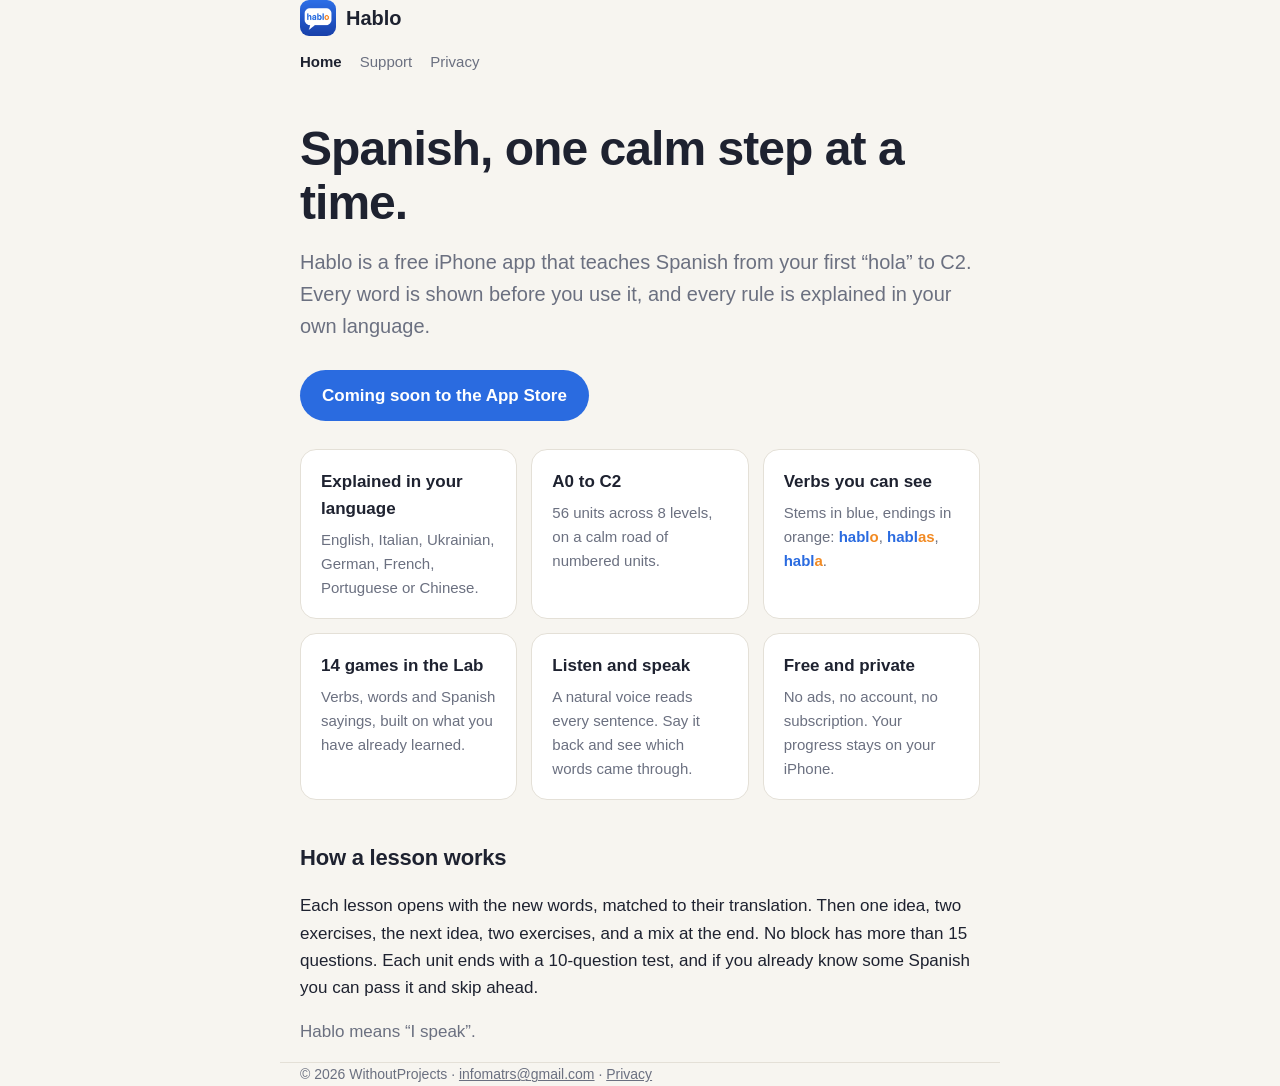
<file: docs/index.html>
<!doctype html>
<html lang="en"><head><meta charset="utf-8"><meta name="viewport" content="width=device-width,initial-scale=1">
<title>Hablo: Learn Spanish</title><meta name="description" content="Learn Spanish step by step, from A0 to C2, with every rule explained in your own language. Free, no ads, no account.">
<link rel="icon" href="assets/hablo-icon.png"><link rel="stylesheet" href="assets/site.css"></head><body>
<header class="wrap">
<a class="brand" href=""><img src="assets/hablo-icon.png" alt="">Hablo</a>
<nav><a href="" aria-current="page">Home</a><a href="support/">Support</a><a href="privacy/">Privacy</a></nav>
</header>
<main class="wrap">
<h1>Spanish, one calm step at a time.</h1>
<p class="lead">Hablo is a free iPhone app that teaches Spanish from your first “hola” to C2. Every word is shown before you use it, and every rule is explained in your own language.</p>
<p><span class="pill">Coming soon to the App Store</span></p>
<div class="grid">
<div class="card"><h3>Explained in your language</h3><p>English, Italian, Ukrainian, German, French, Portuguese or Chinese.</p></div>
<div class="card"><h3>A0 to C2</h3><p>56 units across 8 levels, on a calm road of numbered units.</p></div>
<div class="card"><h3>Verbs you can see</h3><p>Stems in blue, endings in orange: <span class="stem">habl</span><span class="end">o</span>, <span class="stem">habl</span><span class="end">as</span>, <span class="stem">habl</span><span class="end">a</span>.</p></div>
<div class="card"><h3>14 games in the Lab</h3><p>Verbs, words and Spanish sayings, built on what you have already learned.</p></div>
<div class="card"><h3>Listen and speak</h3><p>A natural voice reads every sentence. Say it back and see which words came through.</p></div>
<div class="card"><h3>Free and private</h3><p>No ads, no account, no subscription. Your progress stays on your iPhone.</p></div>
</div>
<h2>How a lesson works</h2>
<p>Each lesson opens with the new words, matched to their translation. Then one idea, two exercises, the next idea, two exercises, and a mix at the end. No block has more than 15 questions. Each unit ends with a 10-question test, and if you already know some Spanish you can pass it and skip ahead.</p>
<p class="muted">Hablo means “I speak”.</p>
</main>
<footer class="wrap">© 2026 WithoutProjects · <a href="mailto:infomatrs@gmail.com">infomatrs@gmail.com</a> · <a href="privacy/">Privacy</a></footer>
</body></html>
</file>
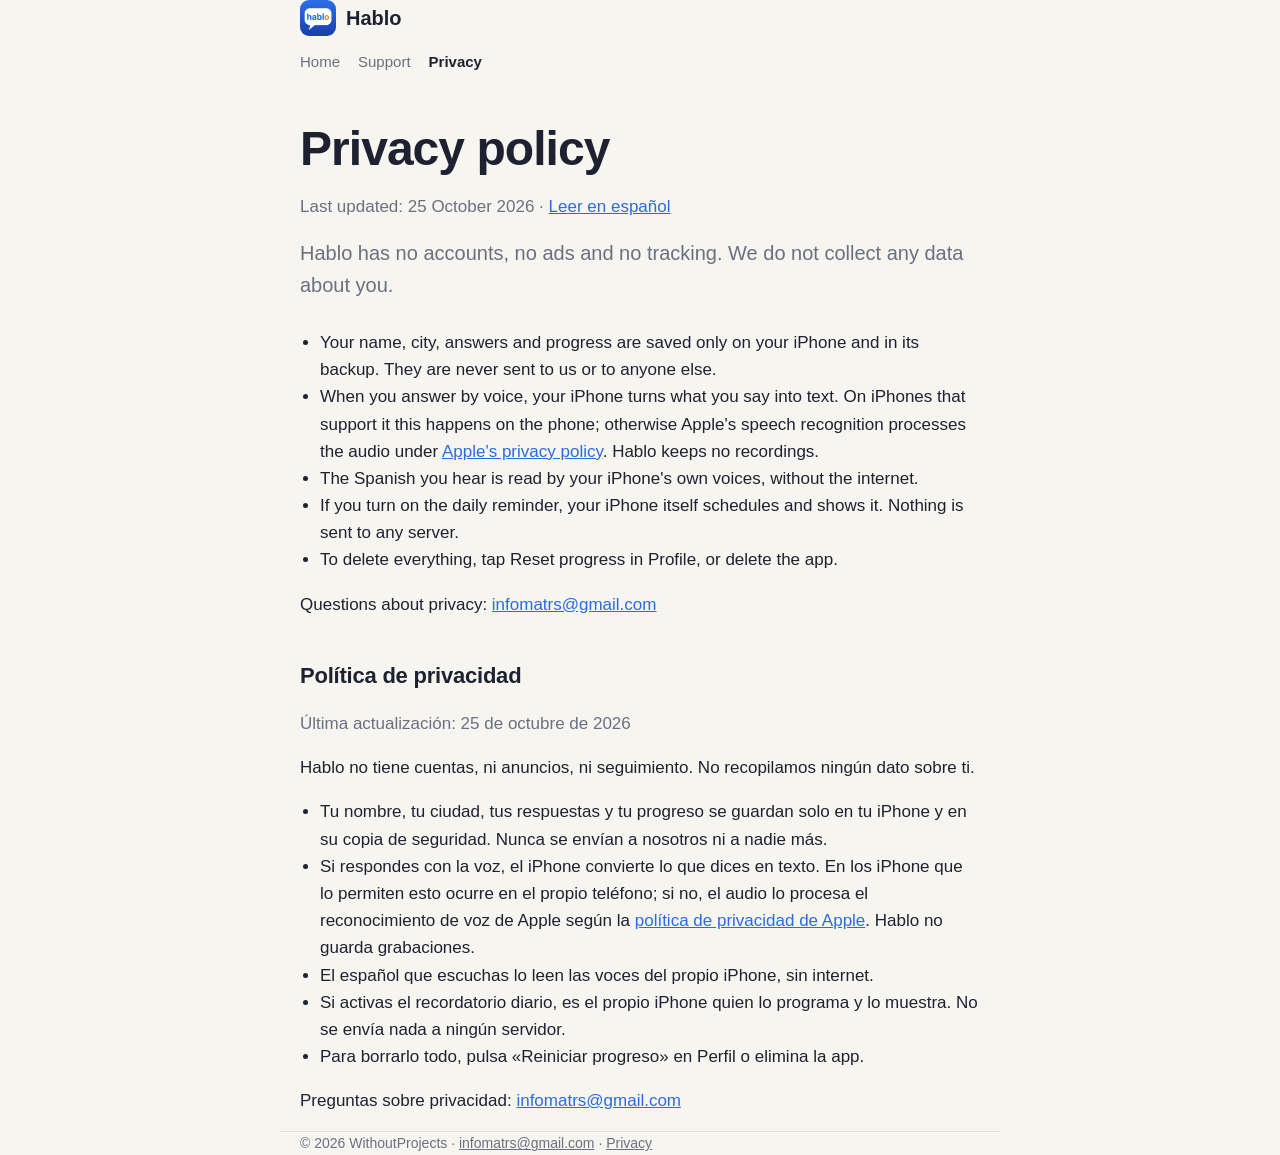
<file: docs/privacy/index.html>
<!doctype html>
<html lang="en"><head><meta charset="utf-8"><meta name="viewport" content="width=device-width,initial-scale=1">
<title>Hablo Privacy Policy</title><meta name="description" content="Hablo collects no data. Everything stays on your iPhone.">
<link rel="icon" href="../assets/hablo-icon.png"><link rel="stylesheet" href="../assets/site.css"></head><body>
<header class="wrap">
<a class="brand" href="../"><img src="../assets/hablo-icon.png" alt="">Hablo</a>
<nav><a href="../">Home</a><a href="../support/">Support</a><a href="../privacy/" aria-current="page">Privacy</a></nav>
</header>
<main class="wrap">
<h1>Privacy policy</h1>
<p class="muted">Last updated: 25 October 2026 · <a href="#es">Leer en español</a></p>
<p class="lead">Hablo has no accounts, no ads and no tracking. We do not collect any data about you.</p>
<ul>
<li>Your name, city, answers and progress are saved only on your iPhone and in its backup. They are never sent to us or to anyone else.</li>
<li>When you answer by voice, your iPhone turns what you say into text. On iPhones that support it this happens on the phone; otherwise Apple's speech recognition processes the audio under <a href="https://www.apple.com/legal/privacy/">Apple's privacy policy</a>. Hablo keeps no recordings.</li>
<li>The Spanish you hear is read by your iPhone's own voices, without the internet.</li>
<li>If you turn on the daily reminder, your iPhone itself schedules and shows it. Nothing is sent to any server.</li>
<li>To delete everything, tap Reset progress in Profile, or delete the app.</li>
</ul>
<p>Questions about privacy: <a href="mailto:infomatrs@gmail.com">infomatrs@gmail.com</a></p>
<section id="es" lang="es">
<h2>Política de privacidad</h2>
<p class="muted">Última actualización: 25 de octubre de 2026</p>
<p>Hablo no tiene cuentas, ni anuncios, ni seguimiento. No recopilamos ningún dato sobre ti.</p>
<ul>
<li>Tu nombre, tu ciudad, tus respuestas y tu progreso se guardan solo en tu iPhone y en su copia de seguridad. Nunca se envían a nosotros ni a nadie más.</li>
<li>Si respondes con la voz, el iPhone convierte lo que dices en texto. En los iPhone que lo permiten esto ocurre en el propio teléfono; si no, el audio lo procesa el reconocimiento de voz de Apple según la <a href="https://www.apple.com/es/legal/privacy/">política de privacidad de Apple</a>. Hablo no guarda grabaciones.</li>
<li>El español que escuchas lo leen las voces del propio iPhone, sin internet.</li>
<li>Si activas el recordatorio diario, es el propio iPhone quien lo programa y lo muestra. No se envía nada a ningún servidor.</li>
<li>Para borrarlo todo, pulsa «Reiniciar progreso» en Perfil o elimina la app.</li>
</ul>
<p>Preguntas sobre privacidad: <a href="mailto:infomatrs@gmail.com">infomatrs@gmail.com</a></p>
</section>
</main>
<footer class="wrap">© 2026 WithoutProjects · <a href="mailto:infomatrs@gmail.com">infomatrs@gmail.com</a> · <a href="../privacy/">Privacy</a></footer>
</body></html>
</file>
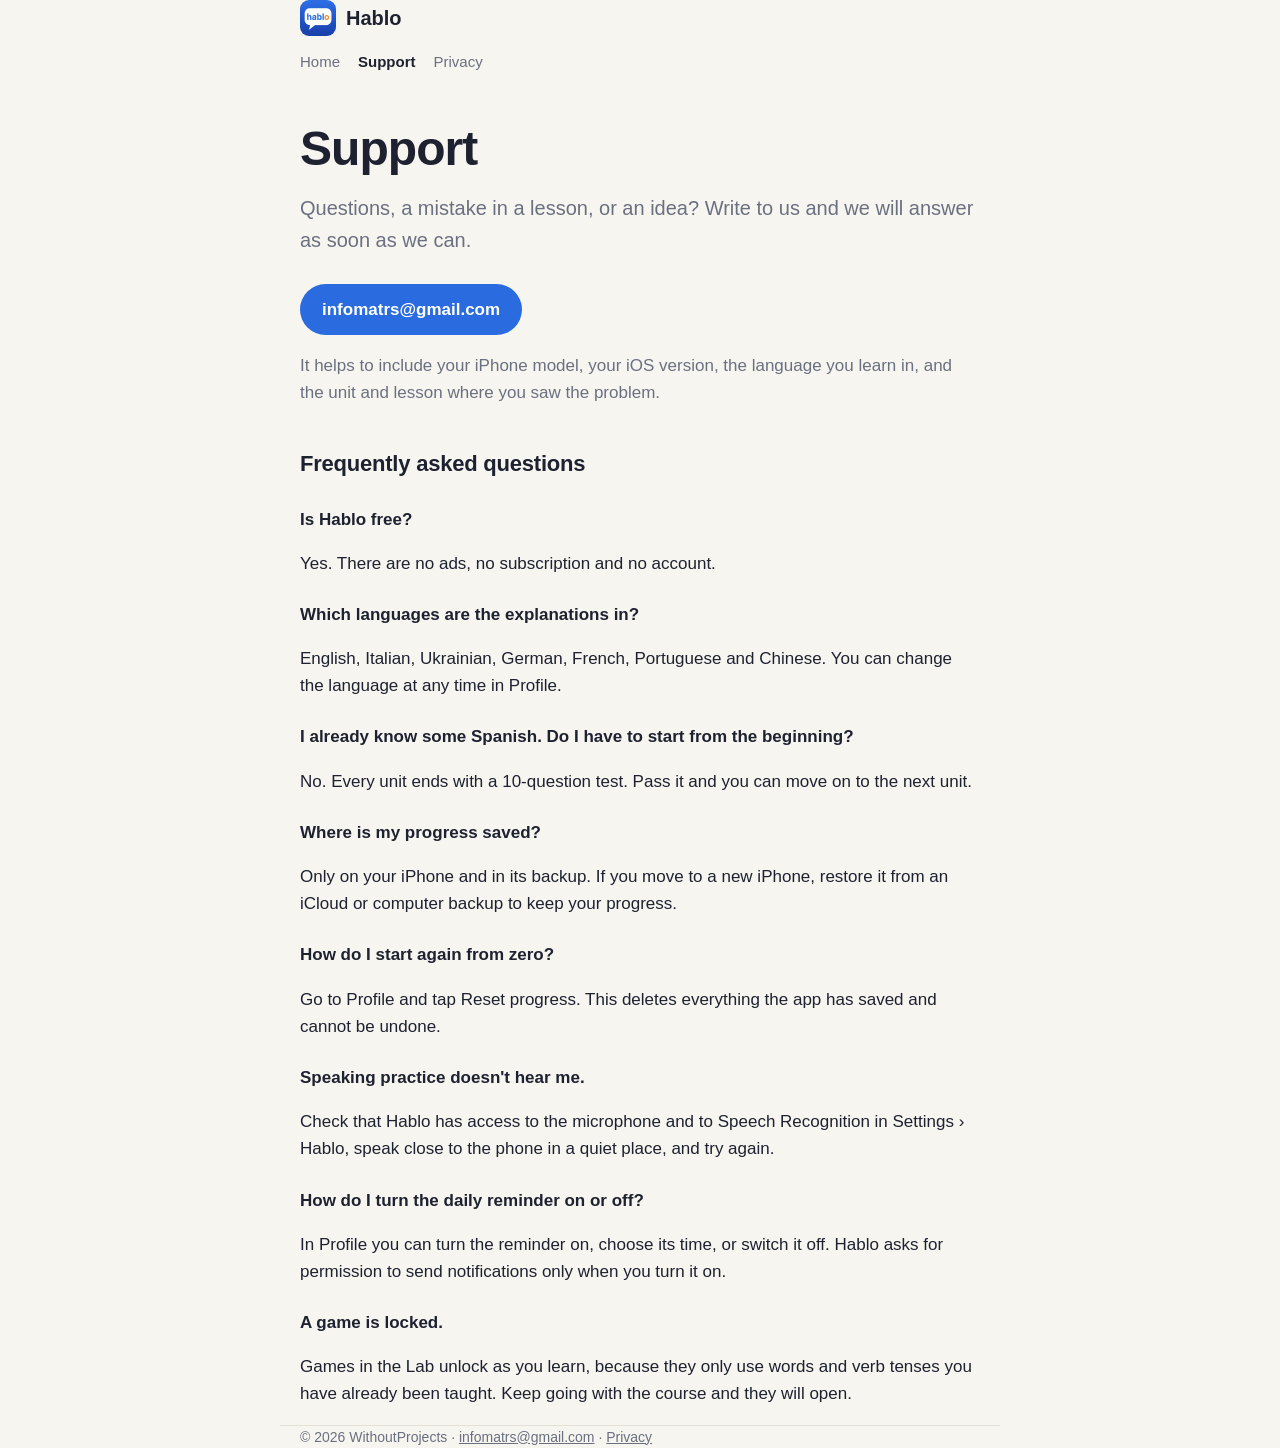
<file: docs/support/index.html>
<!doctype html>
<html lang="en"><head><meta charset="utf-8"><meta name="viewport" content="width=device-width,initial-scale=1">
<title>Hablo Support</title><meta name="description" content="Help and contact for Hablo, the Spanish-learning app for iPhone.">
<link rel="icon" href="../assets/hablo-icon.png"><link rel="stylesheet" href="../assets/site.css"></head><body>
<header class="wrap">
<a class="brand" href="../"><img src="../assets/hablo-icon.png" alt="">Hablo</a>
<nav><a href="../">Home</a><a href="../support/" aria-current="page">Support</a><a href="../privacy/">Privacy</a></nav>
</header>
<main class="wrap">
<h1>Support</h1>
<p class="lead">Questions, a mistake in a lesson, or an idea? Write to us and we will answer as soon as we can.</p>
<p><a class="pill" href="mailto:infomatrs@gmail.com?subject=Hablo%20support">infomatrs@gmail.com</a></p>
<p class="muted">It helps to include your iPhone model, your iOS version, the language you learn in, and the unit and lesson where you saw the problem.</p>
<h2>Frequently asked questions</h2>
<h3>Is Hablo free?</h3>
<p>Yes. There are no ads, no subscription and no account.</p>
<h3>Which languages are the explanations in?</h3>
<p>English, Italian, Ukrainian, German, French, Portuguese and Chinese. You can change the language at any time in Profile.</p>
<h3>I already know some Spanish. Do I have to start from the beginning?</h3>
<p>No. Every unit ends with a 10-question test. Pass it and you can move on to the next unit.</p>
<h3>Where is my progress saved?</h3>
<p>Only on your iPhone and in its backup. If you move to a new iPhone, restore it from an iCloud or computer backup to keep your progress.</p>
<h3>How do I start again from zero?</h3>
<p>Go to Profile and tap Reset progress. This deletes everything the app has saved and cannot be undone.</p>
<h3>Speaking practice doesn't hear me.</h3>
<p>Check that Hablo has access to the microphone and to Speech Recognition in Settings › Hablo, speak close to the phone in a quiet place, and try again.</p>
<h3>How do I turn the daily reminder on or off?</h3>
<p>In Profile you can turn the reminder on, choose its time, or switch it off. Hablo asks for permission to send notifications only when you turn it on.</p>
<h3>A game is locked.</h3>
<p>Games in the Lab unlock as you learn, because they only use words and verb tenses you have already been taught. Keep going with the course and they will open.</p>
</main>
<footer class="wrap">© 2026 WithoutProjects · <a href="mailto:infomatrs@gmail.com">infomatrs@gmail.com</a> · <a href="../privacy/">Privacy</a></footer>
</body></html>
</file>
<file: docs/assets/site.css>
:root{--bg:#F7F5F0;--ink:#1E2230;--muted:#6B7080;--line:#E4E0D7;--blue:#2A6BE0;--orange:#F28A22;--card:#FFFFFF}
@media (prefers-color-scheme:dark){:root{--bg:#16181F;--ink:#ECEAE4;--muted:#A0A4B0;--line:#2C2F39;--blue:#6E9BEF;--orange:#F5A04A;--card:#1E2029}}
*{box-sizing:border-box}
body{margin:0;background:var(--bg);color:var(--ink);font:17px/1.6 -apple-system,BlinkMacSystemFont,"Inter","Segoe UI",Roboto,sans-serif;-webkit-font-smoothing:antialiased}
.wrap{max-width:720px;margin:0 auto;padding:0 20px}
header{padding:28px 0 8px}
.brand{display:flex;align-items:center;gap:10px;text-decoration:none;color:var(--ink);font-weight:700;font-size:20px}
.brand img{width:36px;height:36px;border-radius:9px}
nav{display:flex;gap:18px;margin-top:14px;font-size:15px}
nav a{color:var(--muted);text-decoration:none}
nav a[aria-current]{color:var(--ink);font-weight:600}
h1{font-size:clamp(32px,6vw,48px);line-height:1.12;letter-spacing:-.02em;margin:48px 0 16px}
h2{font-size:22px;margin:40px 0 8px;letter-spacing:-.01em}
h3{font-size:17px;margin:24px 0 4px}
p,li{color:var(--ink)}
.lead{font-size:20px;color:var(--muted);margin:0 0 28px}
.muted{color:var(--muted)}
a{color:var(--blue)}
.stem{color:var(--blue);font-weight:700}.end{color:var(--orange);font-weight:700}
.pill{display:inline-block;background:var(--blue);color:#fff;padding:12px 22px;border-radius:999px;text-decoration:none;font-weight:600}
.grid{display:grid;grid-template-columns:repeat(auto-fit,minmax(200px,1fr));gap:14px;margin:28px 0}
.card{background:var(--card);border:1px solid var(--line);border-radius:16px;padding:18px 20px}
.card h3{margin:0 0 6px}.card p{margin:0;color:var(--muted);font-size:15px}
ul{padding-left:20px}
footer{border-top:1px solid var(--line);margin-top:64px;padding:24px 0 40px;font-size:14px;color:var(--muted)}
footer a{color:var(--muted)}
</file>
